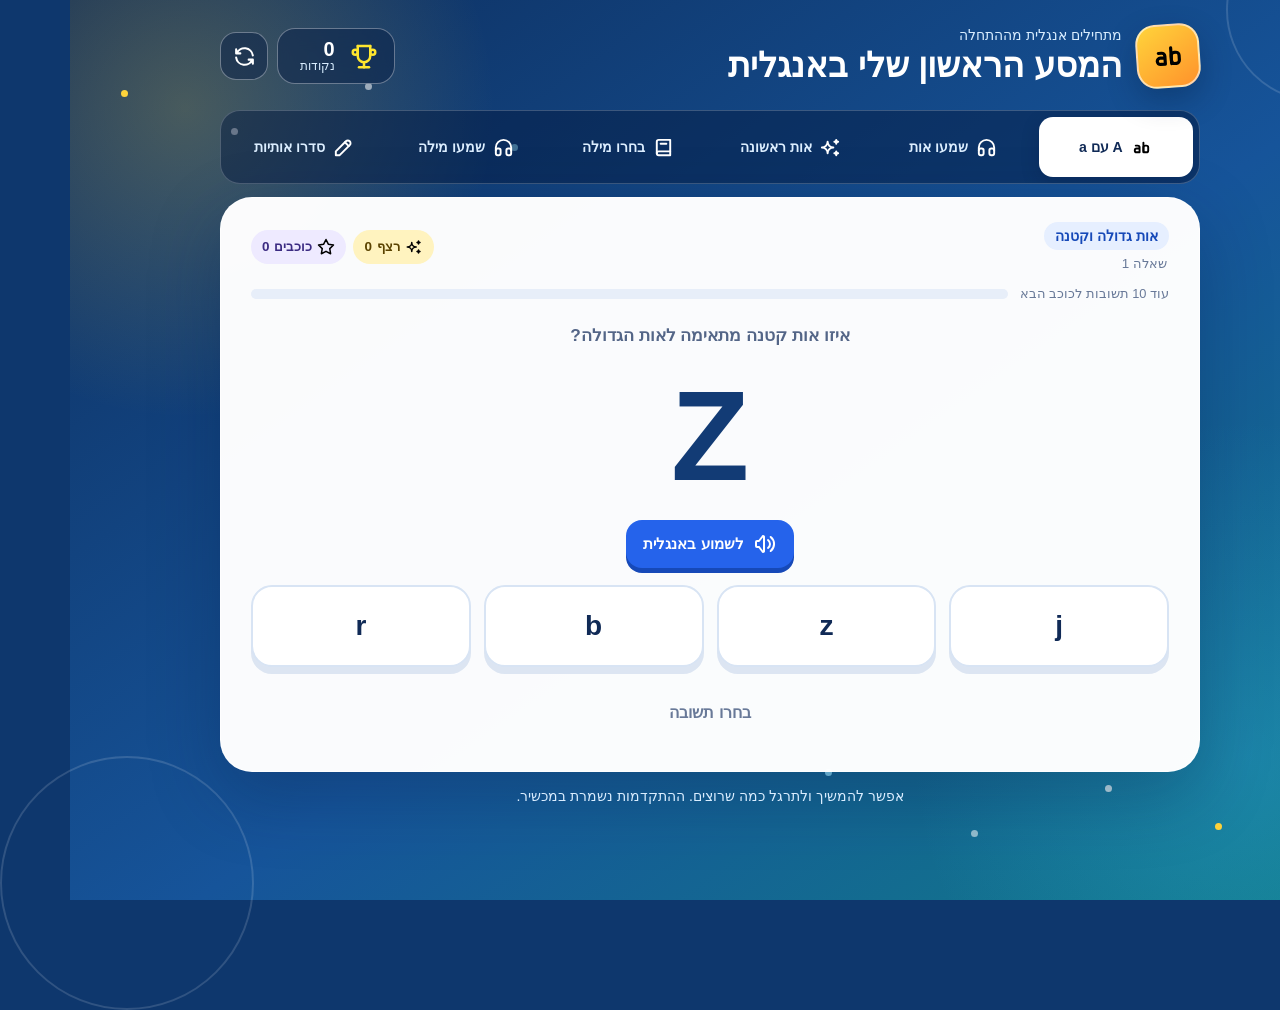
<file: index.html>
<!doctype html>
<html lang="he" dir="rtl">
  <head>
    <meta charset="UTF-8" />
    <meta name="viewport" content="width=device-width, initial-scale=1, viewport-fit=cover" />
    <meta name="theme-color" content="#123b75" />
    <meta name="description" content="משחק אינסופי ללימוד אותיות ומילים ראשונות באנגלית לילדי כיתה ב׳" />
    <title>המסע הראשון שלי באנגלית</title>
    <link id="game-stylesheet" rel="stylesheet" href="./styles.css" />
    <script>
      document.querySelector("#game-stylesheet").href = `./styles.css?v=${Date.now()}`;
    </script>
  </head>
  <body>
    <main class="app-shell">
      <div class="sky-dot sky-dot-one" aria-hidden="true"></div>
      <div class="sky-dot sky-dot-two" aria-hidden="true"></div>

      <section class="game" aria-label="משחק ללימוד אנגלית">
        <header class="topbar">
          <div class="brand">
            <span class="brand-mark" aria-hidden="true">
              <img src="./assets/icons/alphabet-latin.svg" alt="" />
            </span>
            <div>
              <p>מתחילים אנגלית מההתחלה</p>
              <h1>המסע הראשון שלי באנגלית</h1>
            </div>
          </div>

          <div class="score-area">
            <div class="score-card" aria-label="ניקוד">
              <img src="./assets/icons/trophy.svg" alt="" aria-hidden="true" />
              <strong id="score">0</strong>
              <span>נקודות</span>
            </div>
            <button id="reset-button" class="icon-button reset-button" type="button" aria-label="התחלה מחדש" title="התחלה מחדש">
              <img src="./assets/icons/refresh.svg" alt="" aria-hidden="true" />
            </button>
          </div>
        </header>

        <nav id="stage-picker" class="stage-picker" aria-label="בחירת שלב לימוד"></nav>

        <section class="lesson-card">
          <div class="lesson-top">
            <div>
              <span id="stage-name" class="stage-name">אות גדולה וקטנה</span>
              <p id="question-number">שאלה 1</p>
            </div>
            <div class="mini-stats">
              <span><img src="./assets/icons/sparkles.svg" alt="" aria-hidden="true" /> רצף <strong id="streak">0</strong></span>
              <span><img src="./assets/icons/star.svg" alt="" aria-hidden="true" /> כוכבים <strong id="stars">0</strong></span>
            </div>
          </div>

          <div class="progress-row">
            <span id="progress-label">עוד 10 תשובות לכוכב הבא</span>
            <div class="progress-track" role="progressbar" aria-label="התקדמות לכוכב הבא" aria-valuemin="0" aria-valuemax="100" aria-valuenow="0">
              <div id="progress-bar"></div>
            </div>
          </div>

          <div class="question-zone">
            <p id="instruction" class="instruction">איזו אות קטנה מתאימה לאות הגדולה?</p>

            <div id="prompt" class="prompt" aria-live="polite"></div>

            <button id="sound-button" class="sound-button" type="button" aria-label="השמעה באנגלית" title="השמעה באנגלית">
              <img src="./assets/icons/volume.svg" alt="" aria-hidden="true" />
              <span id="sound-label">לשמוע באנגלית</span>
            </button>
            <p id="speech-status" class="speech-status" role="status" hidden></p>
          </div>

          <div id="answers" class="answers" aria-label="אפשרויות תשובה"></div>

          <div id="spelling-area" class="spelling-area" hidden>
            <div id="built-word" class="built-word" dir="ltr" aria-label="המילה שנבנתה"></div>
            <div id="letter-bank" class="letter-bank" dir="ltr" aria-label="אותיות לבחירה"></div>
            <button id="erase-letter" class="erase-button" type="button">מחיקת האות האחרונה</button>
          </div>

          <div class="feedback-area" aria-live="polite">
            <p id="feedback">בחרו תשובה</p>
            <p id="explanation" class="explanation" hidden></p>
          </div>

          <button id="next-button" class="next-button" type="button" hidden>
            לשאלה הבאה
            <span aria-hidden="true">←</span>
          </button>
        </section>

        <p class="footer-note">אפשר להמשיך ולתרגל כמה שרוצים. ההתקדמות נשמרת במכשיר.</p>
      </section>
    </main>

    <script>
      const cacheVersion = Date.now();
      const dataScript = document.createElement("script");
      dataScript.src = `./data.js?v=${cacheVersion}`;
      dataScript.onload = () => {
        const loadGame = () => {
          const gameScript = document.createElement("script");
          gameScript.src = `./script.js?v=${cacheVersion}`;
          document.body.append(gameScript);
        };
        const customWordsScript = document.createElement("script");
        customWordsScript.src = `./custom-words.js?v=${cacheVersion}`;
        customWordsScript.onload = loadGame;
        customWordsScript.onerror = loadGame;
        document.body.append(customWordsScript);
      };
      document.body.append(dataScript);
    </script>
  </body>
</html>
</file>
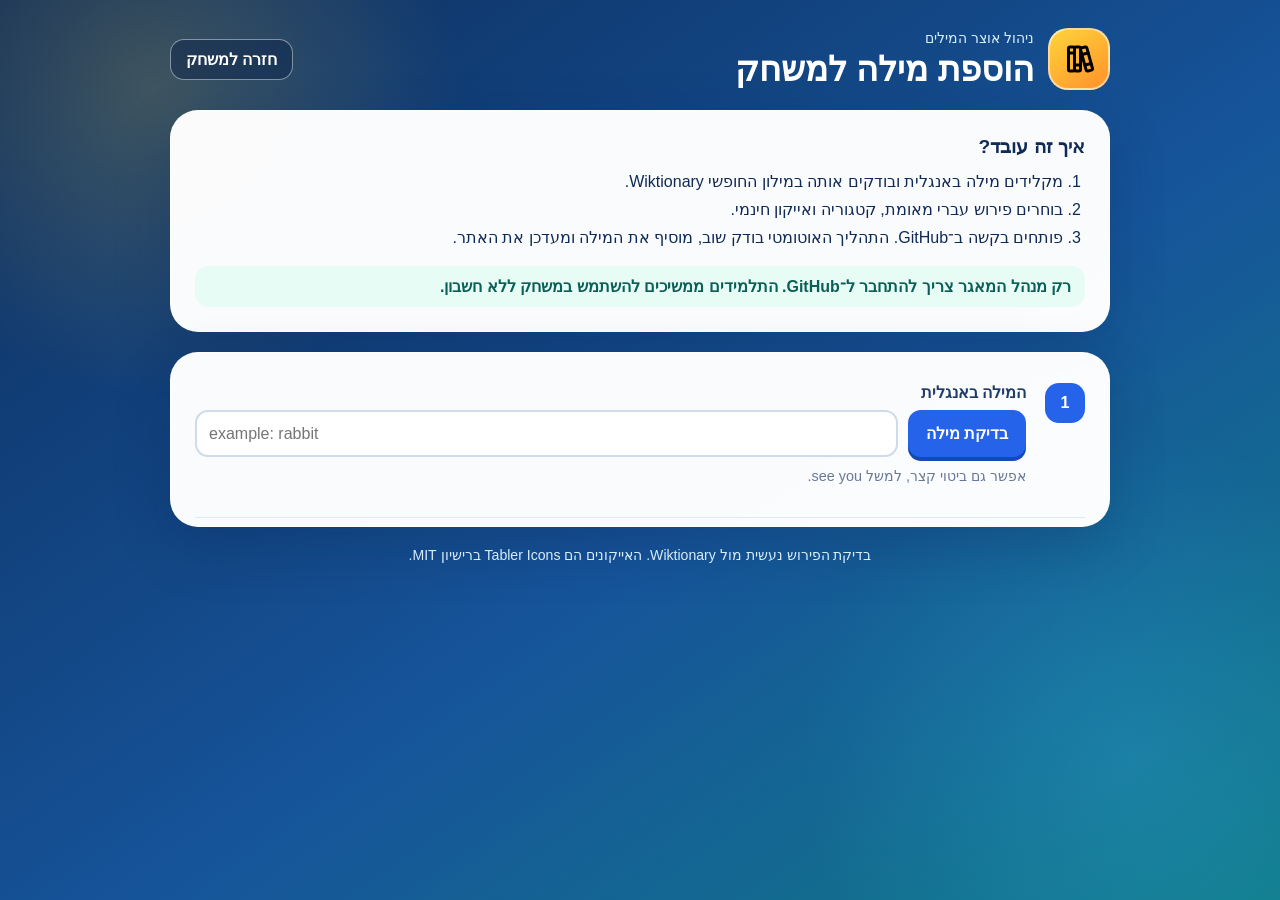
<file: admin.html>
<!doctype html>
<html lang="he" dir="rtl">
  <head>
    <meta charset="UTF-8" />
    <meta name="viewport" content="width=device-width, initial-scale=1, viewport-fit=cover" />
    <meta name="theme-color" content="#123b75" />
    <meta name="robots" content="noindex, nofollow" />
    <title>הוספת מילים למשחק האנגלית</title>
    <link rel="stylesheet" href="./styles.css" />
    <link rel="stylesheet" href="./admin.css" />
  </head>
  <body>
    <main class="admin-shell">
      <header class="admin-header">
        <div class="admin-heading">
          <span class="admin-mark" aria-hidden="true"><img src="./assets/icons/library/books.svg" alt="" /></span>
          <div>
            <p>ניהול אוצר המילים</p>
            <h1>הוספת מילה למשחק</h1>
          </div>
        </div>
        <a class="game-link" href="./index.html">חזרה למשחק</a>
      </header>

      <section class="admin-card intro-card">
        <h2>איך זה עובד?</h2>
        <ol>
          <li>מקלידים מילה באנגלית ובודקים אותה במילון החופשי Wiktionary.</li>
          <li>בוחרים פירוש עברי מאומת, קטגוריה ואייקון חינמי.</li>
          <li>פותחים בקשה ב־GitHub. התהליך האוטומטי בודק שוב, מוסיף את המילה ומעדכן את האתר.</li>
        </ol>
        <p class="owner-note">רק מנהל המאגר צריך להתחבר ל־GitHub. התלמידים ממשיכים להשתמש במשחק ללא חשבון.</p>
      </section>

      <form id="word-form" class="admin-card word-form" novalidate>
        <section class="form-section">
          <span class="step-number">1</span>
          <div class="section-content">
            <label for="english-word">המילה באנגלית</label>
            <div class="inline-control" dir="ltr">
              <input id="english-word" name="englishWord" type="text" maxlength="40" autocomplete="off" autocapitalize="none" spellcheck="true" placeholder="example: rabbit" required />
              <button id="check-word" class="primary-button" type="button">בדיקת מילה</button>
            </div>
            <p class="field-help">אפשר גם ביטוי קצר, למשל <span dir="ltr">see you</span>.</p>
            <p id="dictionary-status" class="form-status" role="status"></p>
          </div>
        </section>

        <section id="meaning-section" class="form-section" hidden>
          <span class="step-number">2</span>
          <div class="section-content">
            <fieldset>
              <legend>בחרו פירוש מתאים בעברית</legend>
              <p class="field-help">מוצגים רק פירושים שנמצאו במילון. אם יש כמה פירושים, בחרו את זה שתרצו ללמד.</p>
              <div id="meaning-options" class="meaning-options"></div>
            </fieldset>
            <label for="vocalized-meaning">הפירוש שיוצג בתרגיל, עם ניקוד</label>
            <input id="vocalized-meaning" name="vocalizedMeaning" type="text" maxlength="80" dir="rtl" placeholder="לדוגמה: אַרְנָב" required />
            <p class="field-help">האותיות חייבות להיות זהות לפירוש שנבחר. הניקוד עוזר לילדים לקרוא נכון.</p>
          </div>
        </section>

        <section id="details-section" class="form-section" hidden>
          <span class="step-number">3</span>
          <div class="section-content details-grid">
            <div>
              <label for="category">קטגוריה</label>
              <select id="category" name="category" required></select>
            </div>
            <div>
              <label for="word-color">צבע האייקון</label>
              <input id="word-color" name="wordColor" type="color" value="#2563eb" />
            </div>
            <div class="icon-picker-field">
              <label for="icon-search">בחרו אייקון</label>
              <input id="icon-search" type="search" placeholder="חיפוש, למשל: חיה או ספר" autocomplete="off" />
              <div id="icon-grid" class="icon-grid" role="radiogroup" aria-label="בחירת אייקון"></div>
              <p id="selected-icon-label" class="selected-icon-label">עדיין לא נבחר אייקון</p>
            </div>
          </div>
        </section>

        <section id="github-section" class="form-section" hidden>
          <span class="step-number">4</span>
          <div class="section-content">
            <h2>המאגר ב־GitHub</h2>
            <div class="repo-grid">
              <div>
                <label for="repo-owner">שם המשתמש או הארגון</label>
                <input id="repo-owner" type="text" dir="ltr" autocomplete="off" placeholder="github-user" required />
              </div>
              <div>
                <label for="repo-name">שם המאגר</label>
                <input id="repo-name" type="text" dir="ltr" autocomplete="off" placeholder="english-game" required />
              </div>
            </div>
            <p class="field-help">באתר שפורסם דרך GitHub Pages השדות מתמלאים אוטומטית. בהפעלה מקומית צריך למלא אותם פעם אחת.</p>
            <button id="submit-request" class="submit-button" type="submit" disabled>פתיחת בקשת הוספה ב־GitHub</button>
            <p id="form-error" class="form-error" role="alert" hidden></p>
          </div>
        </section>
      </form>

      <footer class="admin-footer">
        בדיקת הפירוש נעשית מול Wiktionary. האייקונים הם Tabler Icons ברישיון MIT.
      </footer>
    </main>

    <script src="./data.js"></script>
    <script src="./custom-words.js"></script>
    <script src="./admin-core.js"></script>
    <script src="./admin.js"></script>
  </body>
</html>
</file>
<file: styles.css>
:root {
  --navy: #102a56;
  --blue: #2563eb;
  --blue-dark: #1649b8;
  --teal: #0f9f8f;
  --yellow: #ffd43b;
  --coral: #ff6b6b;
  --paper: #ffffff;
  --mist: #eef5ff;
  --line: #d8e4f4;
  --muted: #687998;
  --shadow: 0 24px 70px rgba(7, 28, 69, 0.28);
}

* {
  box-sizing: border-box;
}

[hidden] {
  display: none !important;
}

html {
  min-width: 320px;
  background: #0e376d;
}

body {
  margin: 0;
  overflow-x: hidden;
  color: var(--navy);
  background: #0e376d;
  font-family: Arial, "Noto Sans Hebrew", sans-serif;
  font-size: 16px;
}

button {
  font: inherit;
}

.app-shell {
  position: relative;
  min-height: 100svh;
  padding: 24px 18px 28px;
  background:
    radial-gradient(circle at 9% 12%, rgba(255, 212, 59, 0.24), transparent 22%),
    radial-gradient(circle at 92% 84%, rgba(56, 189, 248, 0.25), transparent 24%),
    linear-gradient(145deg, #0d2d5c 0%, #16549a 55%, #117c89 100%);
}

.app-shell::before,
.app-shell::after {
  position: absolute;
  width: 180px;
  height: 180px;
  border: 2px solid rgba(255, 255, 255, 0.14);
  border-radius: 50%;
  content: "";
  pointer-events: none;
}

.app-shell::before {
  top: -82px;
  right: -60px;
}

.app-shell::after {
  bottom: -110px;
  left: -70px;
  width: 250px;
  height: 250px;
}

.sky-dot {
  position: absolute;
  width: 7px;
  height: 7px;
  border-radius: 50%;
  background: var(--yellow);
  box-shadow: 110px 38px 0 rgba(255,255,255,.7), 244px -7px 0 rgba(255,255,255,.55), 390px 54px 0 rgba(148,226,255,.8);
}

.sky-dot-one {
  top: 90px;
  left: 4%;
}

.sky-dot-two {
  right: 10%;
  bottom: 70px;
  transform: rotate(180deg);
}

.game {
  position: relative;
  z-index: 1;
  width: min(100%, 980px);
  margin: 0 auto;
}

.topbar {
  display: flex;
  align-items: center;
  justify-content: space-between;
  gap: 18px;
  color: white;
}

.brand {
  display: flex;
  min-width: 0;
  align-items: center;
  gap: 14px;
}

.brand-mark {
  display: grid;
  width: 64px;
  height: 64px;
  flex: 0 0 64px;
  place-items: center;
  border: 2px solid rgba(255,255,255,.6);
  border-radius: 20px;
  background: linear-gradient(145deg, #ffd43b, #ff922b);
  box-shadow: 0 12px 30px rgba(4, 25, 60, .3);
  transform: rotate(-4deg);
}

.brand-mark img {
  width: 38px;
  height: 38px;
}

.brand p,
.brand h1 {
  margin: 0;
}

.brand p {
  margin-bottom: 4px;
  color: #d8edff;
  font-size: .9rem;
}

.brand h1 {
  font-size: clamp(1.45rem, 4.4vw, 2.15rem);
  line-height: 1.08;
}

.score-area {
  display: flex;
  flex: 0 0 auto;
  align-items: center;
  gap: 9px;
}

.score-card {
  display: grid;
  grid-template-columns: auto auto;
  align-items: center;
  column-gap: 8px;
  min-width: 118px;
  padding: 10px 15px;
  border: 1px solid rgba(255,255,255,.35);
  border-radius: 18px;
  background: rgba(7, 30, 70, .48);
  backdrop-filter: blur(10px);
}

.score-card img {
  grid-row: 1 / 3;
  width: 30px;
  height: 30px;
  filter: invert(87%) sepia(84%) saturate(888%) hue-rotate(329deg) brightness(107%);
}

.score-card strong {
  font-size: 1.25rem;
  line-height: 1;
}

.score-card span {
  color: #d8edff;
  font-size: .76rem;
}

.icon-button {
  display: grid;
  width: 48px;
  height: 48px;
  place-items: center;
  border: 1px solid rgba(255,255,255,.35);
  border-radius: 16px;
  background: rgba(7, 30, 70, .48);
  cursor: pointer;
}

.icon-button img {
  width: 25px;
  height: 25px;
  filter: invert(1);
}

.stage-picker {
  display: grid;
  grid-template-columns: repeat(6, minmax(112px, 1fr));
  gap: 8px;
  margin: 22px 0 13px;
  overflow-x: auto;
  padding: 6px;
  border: 1px solid rgba(255,255,255,.2);
  border-radius: 20px;
  background: rgba(5, 27, 64, .48);
  scrollbar-color: #8bdcff transparent;
}

.stage-button {
  display: flex;
  min-height: 60px;
  align-items: center;
  justify-content: center;
  gap: 7px;
  padding: 8px;
  border: 0;
  border-radius: 14px;
  color: #dceeff;
  background: transparent;
  cursor: pointer;
  font-size: .88rem;
  font-weight: 700;
  white-space: nowrap;
}

.stage-button img {
  width: 23px;
  height: 23px;
  filter: invert(1);
}

.stage-button:hover {
  background: rgba(255,255,255,.12);
}

.stage-button.selected {
  color: var(--navy);
  background: white;
  box-shadow: 0 6px 18px rgba(3, 20, 53, .22);
}

.stage-button.selected img {
  filter: none;
}

.lesson-card {
  padding: 24px 30px 28px;
  border: 1px solid rgba(255,255,255,.8);
  border-radius: 32px;
  background: rgba(255,255,255,.98);
  box-shadow: var(--shadow);
}

.lesson-top {
  display: flex;
  align-items: center;
  justify-content: space-between;
  gap: 16px;
}

.stage-name {
  display: inline-flex;
  padding: 6px 11px;
  border-radius: 999px;
  color: #1649b8;
  background: #e6efff;
  font-size: .9rem;
  font-weight: 700;
}

#question-number {
  margin: 6px 2px 0;
  color: var(--muted);
  font-size: .84rem;
}

.mini-stats {
  display: flex;
  gap: 7px;
}

.mini-stats span {
  display: flex;
  align-items: center;
  gap: 5px;
  padding: 8px 11px;
  border-radius: 999px;
  color: #5b4300;
  background: #fff3bf;
  font-size: .84rem;
  font-weight: 700;
}

.mini-stats span:last-child {
  color: #3b2b82;
  background: #eeeaff;
}

.mini-stats img {
  width: 18px;
  height: 18px;
}

.progress-row {
  display: grid;
  grid-template-columns: auto 1fr;
  align-items: center;
  gap: 12px;
  margin-top: 15px;
}

.progress-row > span {
  color: var(--muted);
  font-size: .8rem;
  white-space: nowrap;
}

.progress-track {
  height: 10px;
  overflow: hidden;
  border-radius: 99px;
  background: #e7eef9;
  direction: ltr;
}

.progress-track div {
  width: 0;
  height: 100%;
  border-radius: inherit;
  background: linear-gradient(90deg, #19b9b0, #3974ee);
  transition: width .25s ease;
}

.question-zone {
  display: grid;
  justify-items: center;
  padding: 24px 0 17px;
  text-align: center;
}

.instruction {
  min-height: 24px;
  margin: 0 0 13px;
  color: #536587;
  font-size: 1.08rem;
  font-weight: 700;
}

.prompt {
  display: grid;
  min-height: 148px;
  place-items: center;
}

.letter-prompt {
  color: #123b75;
  font-family: "Arial Rounded MT Bold", Arial, sans-serif;
  font-size: clamp(5.2rem, 15vw, 8rem);
  font-weight: 900;
  line-height: 1;
}

.picture-prompt {
  display: grid;
  grid-template-columns: 116px auto;
  align-items: center;
  gap: 20px;
  direction: ltr;
}

.picture-frame {
  display: grid;
  width: 116px;
  height: 116px;
  place-items: center;
  border: 3px solid currentColor;
  border-radius: 30px;
  background: color-mix(in srgb, currentColor 10%, white);
}

.picture-frame img,
.picture-frame .word-visual {
  width: 76px;
  height: 76px;
}

.word-visual {
  display: grid;
  flex: 0 0 auto;
  place-items: center;
}

.color-word-visual {
  border: 3px solid rgba(16, 42, 86, .22);
  border-radius: 50%;
  background: var(--word-visual-color);
  box-shadow: inset 0 0 0 4px rgba(255, 255, 255, .5);
}

.number-word-visual {
  border-radius: 22px;
  color: white;
  background: var(--word-visual-color);
  font-family: "Arial Rounded MT Bold", Arial, sans-serif;
  font-size: 2.7rem;
  font-weight: 900;
  line-height: 1;
  text-shadow: 0 2px 0 rgba(0, 0, 0, .18);
}

.picture-copy {
  text-align: left;
}

.picture-copy strong {
  display: block;
  color: var(--navy);
  font-family: "Arial Rounded MT Bold", Arial, sans-serif;
  font-size: 2.5rem;
  line-height: 1.1;
}

.picture-copy span {
  display: block;
  margin-top: 7px;
  color: var(--muted);
  direction: rtl;
  font-size: 1.05rem;
}

.exercise-hebrew {
  line-height: 1.65;
}

.listen-prompt {
  display: grid;
  width: 124px;
  height: 124px;
  place-items: center;
  border-radius: 38px;
  background: linear-gradient(145deg, #dff8ff, #e8e3ff);
}

.listen-prompt img {
  width: 72px;
  height: 72px;
}

.sound-button {
  display: inline-flex;
  min-height: 48px;
  align-items: center;
  justify-content: center;
  gap: 9px;
  margin-top: 10px;
  padding: 10px 17px;
  border: 0;
  border-radius: 16px;
  color: white;
  background: var(--blue);
  box-shadow: 0 5px 0 var(--blue-dark);
  cursor: pointer;
  font-size: .96rem;
  font-weight: 700;
}

.sound-button:hover {
  transform: translateY(-2px);
  box-shadow: 0 7px 0 var(--blue-dark);
}

.sound-button img {
  width: 24px;
  height: 24px;
  filter: invert(1);
}

.speech-status {
  margin: 12px 0 -6px;
  color: #a03c14;
  font-size: .9rem;
  font-weight: 700;
}

.answers {
  display: grid;
  grid-template-columns: repeat(4, minmax(0, 1fr));
  gap: 13px;
}

.answer-button {
  position: relative;
  display: grid;
  min-width: 0;
  min-height: 82px;
  place-items: center;
  overflow: hidden;
  padding: 12px;
  border: 2px solid var(--line);
  border-radius: 21px;
  color: var(--navy);
  background: white;
  box-shadow: 0 7px 0 #dce5f2;
  cursor: pointer;
  font-family: "Arial Rounded MT Bold", Arial, sans-serif;
  font-size: 1.75rem;
  font-weight: 900;
  line-height: 1.1;
  overflow-wrap: anywhere;
}

.answer-button:hover:not(:disabled) {
  transform: translateY(-3px);
  border-color: #78a3ff;
  background: #f5f8ff;
  box-shadow: 0 10px 0 #cbdaf5;
}

.answer-button:disabled {
  cursor: default;
}

.answer-button.wrong {
  color: #a61e4d;
  border-color: #faa2c1;
  background: #fff0f6;
  box-shadow: 0 6px 0 #faa2c1;
}

.answer-button.correct {
  color: #087f5b;
  border-color: #63e6be;
  background: #e6fcf5;
  box-shadow: 0 6px 0 #38d9a9;
}

.answer-mark {
  position: absolute;
  top: 7px;
  left: 9px;
  font-family: Arial, sans-serif;
  font-size: 1.2rem;
}

.image-answer {
  grid-template-rows: 58px auto;
  gap: 5px;
  font-family: Arial, sans-serif;
  font-size: .95rem;
}

.image-answer img,
.image-answer .word-visual {
  width: 56px;
  height: 56px;
}

.image-answer .number-word-visual {
  border-radius: 15px;
  font-size: 2rem;
}

.spelling-area {
  display: grid;
  justify-items: center;
  gap: 14px;
}

.built-word {
  display: flex;
  min-height: 62px;
  align-items: center;
  justify-content: center;
  gap: 7px;
}

.built-slot {
  display: grid;
  width: 44px;
  height: 54px;
  place-items: center;
  border-bottom: 4px solid #9cb2d2;
  color: var(--navy);
  font-family: "Arial Rounded MT Bold", Arial, sans-serif;
  font-size: 2rem;
  font-weight: 900;
  text-transform: uppercase;
}

.letter-bank {
  display: flex;
  flex-wrap: wrap;
  justify-content: center;
  gap: 10px;
}

.letter-tile {
  display: grid;
  width: 54px;
  height: 54px;
  place-items: center;
  border: 2px solid #8eb0e8;
  border-radius: 16px;
  color: #153e75;
  background: #edf4ff;
  box-shadow: 0 5px 0 #c5d8f4;
  cursor: pointer;
  font-family: "Arial Rounded MT Bold", Arial, sans-serif;
  font-size: 1.55rem;
  font-weight: 900;
  text-transform: uppercase;
}

.letter-tile:disabled {
  opacity: .28;
  cursor: default;
  transform: translateY(4px);
  box-shadow: 0 1px 0 #c5d8f4;
}

.erase-button {
  min-height: 42px;
  padding: 8px 14px;
  border: 1px solid #b9c8df;
  border-radius: 13px;
  color: #445778;
  background: white;
  cursor: pointer;
  font-size: .9rem;
}

.feedback-area {
  display: grid;
  min-height: 76px;
  place-items: center;
  text-align: center;
}

.feedback-area p {
  margin: 14px 0 0;
  color: var(--muted);
  font-size: 1rem;
  font-weight: 700;
}

.feedback-area .correct-feedback {
  color: #087f5b;
}

.feedback-area .try-feedback {
  color: #b05218;
}

.feedback-area .explanation {
  margin-top: 6px;
  color: #3c4e70;
  font-weight: 400;
}

.next-button {
  display: flex;
  width: min(100%, 300px);
  min-height: 54px;
  margin: 4px auto 0;
  align-items: center;
  justify-content: center;
  gap: 10px;
  border: 0;
  border-radius: 17px;
  color: white;
  background: linear-gradient(135deg, #0f9f8f, #087f72);
  box-shadow: 0 6px 0 #06665c;
  cursor: pointer;
  font-size: 1.05rem;
  font-weight: 700;
}

.next-button:hover {
  transform: translateY(-2px);
  box-shadow: 0 8px 0 #06665c;
}

.footer-note {
  margin: 16px 0 0;
  color: #d9edff;
  font-size: .88rem;
  text-align: center;
}

button:focus-visible {
  outline: 4px solid #ffdf66;
  outline-offset: 3px;
}

@media (max-width: 760px) {
  .app-shell {
    padding: 16px 11px 22px;
  }

  .topbar {
    align-items: flex-start;
  }

  .brand-mark {
    width: 52px;
    height: 52px;
    flex-basis: 52px;
    border-radius: 17px;
  }

  .brand-mark img {
    width: 31px;
    height: 31px;
  }

  .brand p {
    display: none;
  }

  .score-card {
    min-width: 88px;
    padding: 8px 10px;
  }

  .score-card img {
    width: 25px;
    height: 25px;
  }

  .score-card span {
    display: none;
  }

  .icon-button {
    width: 44px;
    height: 44px;
  }

  .stage-picker {
    grid-template-columns: repeat(6, 122px);
    margin-top: 17px;
  }

  .lesson-card {
    padding: 18px 15px 22px;
    border-radius: 26px;
  }

  .lesson-top {
    align-items: flex-start;
  }

  .mini-stats {
    flex-direction: column;
    align-items: flex-end;
  }

  .mini-stats span {
    padding: 6px 9px;
  }

  .progress-row {
    grid-template-columns: 1fr;
    gap: 7px;
  }

  .progress-row > span {
    text-align: center;
  }

  .question-zone {
    padding-top: 19px;
  }

  .picture-prompt {
    grid-template-columns: 96px auto;
    gap: 14px;
  }

  .picture-frame {
    width: 96px;
    height: 96px;
    border-radius: 25px;
  }

  .picture-frame img,
  .picture-frame .word-visual {
    width: 62px;
    height: 62px;
  }

  .picture-frame .number-word-visual {
    font-size: 2.2rem;
  }

  .picture-copy strong {
    font-size: 2rem;
  }

  .answers {
    grid-template-columns: repeat(2, minmax(0, 1fr));
  }
}

@media (max-width: 410px) {
  .brand h1 {
    max-width: 142px;
  }

  .score-area {
    gap: 5px;
  }

  .score-card {
    min-width: 66px;
  }

  .score-card img {
    display: none;
  }

  .lesson-card {
    padding-right: 12px;
    padding-left: 12px;
  }

  .mini-stats span {
    font-size: .78rem;
  }
}

@media (prefers-reduced-motion: reduce) {
  *,
  *::before,
  *::after {
    scroll-behavior: auto !important;
    transition-duration: .01ms !important;
  }
}
</file>
<file: admin.css>
.admin-shell {
  min-height: 100svh;
  padding: 28px 18px 40px;
  background:
    radial-gradient(circle at 12% 10%, rgba(255, 212, 59, .2), transparent 22%),
    radial-gradient(circle at 88% 84%, rgba(56, 189, 248, .22), transparent 24%),
    linear-gradient(145deg, #0d2d5c 0%, #16549a 56%, #117c89 100%);
}

.admin-header,
.admin-card,
.admin-footer {
  width: min(100%, 940px);
  margin-inline: auto;
}

.admin-header {
  display: flex;
  align-items: center;
  justify-content: space-between;
  gap: 18px;
  color: white;
}

.admin-heading {
  display: flex;
  min-width: 0;
  align-items: center;
  gap: 14px;
}

.admin-heading p,
.admin-heading h1 {
  margin: 0;
}

.admin-heading p {
  margin-bottom: 3px;
  color: #d8edff;
  font-size: .9rem;
}

.admin-heading h1 {
  font-size: clamp(1.45rem, 5vw, 2.15rem);
}

.admin-mark {
  display: grid;
  width: 62px;
  height: 62px;
  flex: 0 0 62px;
  place-items: center;
  border: 2px solid rgba(255,255,255,.55);
  border-radius: 20px;
  background: linear-gradient(145deg, #ffd43b, #ff922b);
}

.admin-mark img {
  width: 36px;
  height: 36px;
}

.game-link {
  padding: 10px 15px;
  border: 1px solid rgba(255,255,255,.45);
  border-radius: 14px;
  color: white;
  background: rgba(7,30,70,.42);
  font-weight: 700;
  text-decoration: none;
}

.admin-card {
  margin-top: 20px;
  padding: 24px;
  border: 1px solid rgba(255,255,255,.75);
  border-radius: 28px;
  background: rgba(255,255,255,.98);
  box-shadow: 0 20px 55px rgba(7,28,69,.24);
}

.intro-card h2,
.section-content h2 {
  margin: 0 0 10px;
  font-size: 1.2rem;
}

.intro-card ol {
  margin: 0;
  padding-right: 22px;
  line-height: 1.75;
}

.owner-note {
  margin: 14px 0 0;
  padding: 11px 14px;
  border-radius: 14px;
  color: #0b5f56;
  background: #e6fcf5;
  font-weight: 700;
}

.word-form {
  padding-block: 8px;
}

.form-section {
  display: grid;
  grid-template-columns: 44px minmax(0, 1fr);
  gap: 15px;
  padding: 22px 0;
  border-bottom: 1px solid #e1e9f5;
}

.form-section:last-child {
  border-bottom: 0;
}

.step-number {
  display: grid;
  width: 40px;
  height: 40px;
  place-items: center;
  border-radius: 14px;
  color: white;
  background: #2563eb;
  font-weight: 900;
}

.section-content {
  min-width: 0;
}

label,
legend {
  display: block;
  margin-bottom: 8px;
  color: #213c69;
  font-weight: 800;
}

fieldset {
  margin: 0 0 19px;
  padding: 0;
  border: 0;
}

input[type="text"],
input[type="search"],
select {
  width: 100%;
  min-height: 47px;
  padding: 9px 12px;
  border: 2px solid #cddbed;
  border-radius: 13px;
  color: var(--navy);
  background: white;
  font-size: 1rem;
}

input:focus,
select:focus,
button:focus-visible,
a:focus-visible {
  outline: 3px solid rgba(37,99,235,.3);
  outline-offset: 2px;
}

.inline-control {
  display: grid;
  grid-template-columns: minmax(0, 1fr) auto;
  gap: 10px;
}

.primary-button,
.submit-button {
  min-height: 47px;
  padding: 10px 18px;
  border: 0;
  border-radius: 13px;
  color: white;
  background: #2563eb;
  box-shadow: 0 4px 0 #1649b8;
  cursor: pointer;
  font-weight: 800;
}

.primary-button:disabled,
.submit-button:disabled {
  opacity: .55;
  cursor: wait;
}

.field-help,
.form-status,
.selected-icon-label {
  margin: 8px 0 0;
  color: #687998;
  font-size: .9rem;
  line-height: 1.55;
}

.form-status.success {
  color: #087f5b;
  font-weight: 700;
}

.form-status.error,
.form-error {
  color: #a61e4d;
  font-weight: 700;
}

.meaning-options {
  display: flex;
  flex-wrap: wrap;
  gap: 9px;
}

.meaning-option {
  position: relative;
}

.meaning-option input {
  position: absolute;
  opacity: 0;
  pointer-events: none;
}

.meaning-option span {
  display: block;
  padding: 9px 14px;
  border: 2px solid #cddbed;
  border-radius: 999px;
  background: white;
  cursor: pointer;
  font-size: 1.05rem;
}

.meaning-option input:checked + span {
  border-color: #2563eb;
  color: #1649b8;
  background: #eaf1ff;
  font-weight: 800;
}

.meaning-option input:focus-visible + span {
  outline: 3px solid rgba(37,99,235,.3);
}

.details-grid,
.repo-grid {
  display: grid;
  grid-template-columns: minmax(0, 1fr) minmax(150px, .45fr);
  gap: 18px;
}

input[type="color"] {
  width: 100%;
  height: 47px;
  padding: 4px;
  border: 2px solid #cddbed;
  border-radius: 13px;
  background: white;
}

.icon-picker-field {
  grid-column: 1 / -1;
}

.icon-grid {
  display: grid;
  grid-template-columns: repeat(6, minmax(0, 1fr));
  gap: 9px;
  max-height: 315px;
  margin-top: 11px;
  overflow-y: auto;
  padding: 5px;
}

.icon-choice {
  display: grid;
  min-width: 0;
  min-height: 82px;
  place-items: center;
  gap: 3px;
  padding: 8px 4px;
  border: 2px solid #d8e4f4;
  border-radius: 15px;
  color: #536587;
  background: white;
  cursor: pointer;
  font-size: .72rem;
}

.icon-choice img {
  width: 35px;
  height: 35px;
}

.icon-choice.selected {
  border-color: #2563eb;
  color: #1649b8;
  background: #eaf1ff;
  font-weight: 800;
}

.repo-grid {
  grid-template-columns: repeat(2, minmax(0, 1fr));
  margin-bottom: 16px;
}

.submit-button {
  width: 100%;
  margin-top: 12px;
  background: #087f5b;
  box-shadow: 0 4px 0 #075c45;
}

.form-error {
  margin: 12px 0 0;
  padding: 11px 13px;
  border-radius: 12px;
  background: #fff0f6;
  line-height: 1.55;
}

.admin-footer {
  padding-top: 20px;
  color: #d8edff;
  text-align: center;
  font-size: .88rem;
}

@media (max-width: 700px) {
  .admin-shell {
    padding: 16px 10px 28px;
  }

  .admin-header {
    align-items: flex-start;
  }

  .admin-heading p {
    display: none;
  }

  .admin-mark {
    width: 50px;
    height: 50px;
    flex-basis: 50px;
    border-radius: 16px;
  }

  .admin-card {
    padding: 17px;
    border-radius: 22px;
  }

  .word-form {
    padding-block: 4px;
  }

  .form-section {
    grid-template-columns: 34px minmax(0, 1fr);
    gap: 9px;
  }

  .step-number {
    width: 32px;
    height: 32px;
    border-radius: 11px;
  }

  .inline-control,
  .details-grid,
  .repo-grid {
    grid-template-columns: 1fr;
  }

  .icon-grid {
    grid-template-columns: repeat(3, minmax(0, 1fr));
  }
}
</file>
